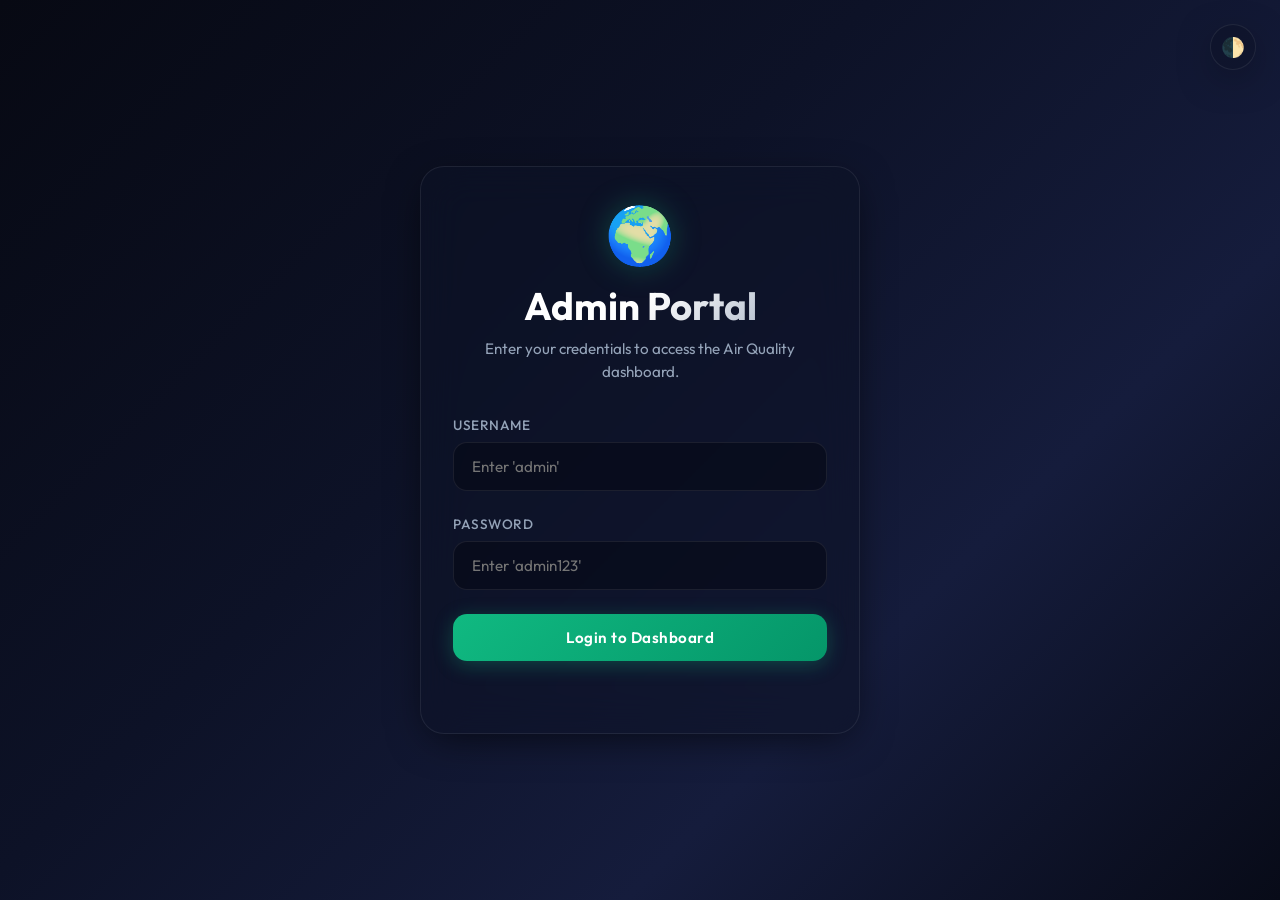
<file: frontend/index.html>
<!DOCTYPE html>
<html lang="en">
<head>
  <meta charset="UTF-8" />
  <meta name="viewport" content="width=device-width, initial-scale=1.0"/>
  <title>Air Quality Monitor - Login</title>
  
  <link rel="stylesheet" href="style.css" />
  
  <link rel="preconnect" href="https://fonts.googleapis.com">
  <link href="https://fonts.googleapis.com/css2?family=Outfit:wght@300;400;500;600;700&display=swap" rel="stylesheet">

  <!-- Dynamic Theme Loader (Prevents flash of dark theme on load) -->
  <script>
    (function() {
      const savedTheme = localStorage.getItem('theme') || 'dark';
      if (savedTheme === 'light') {
        document.documentElement.classList.add('light-theme');
      }
    })();
  </script>
</head>

<body class="login-body">

  <!-- Floating Theme Toggle for Login Screen -->
  <button id="themeToggleBtn" class="btn-theme-login" title="Toggle Light/Dark Theme">🌓</button>

  <div class="login-container glass-panel">
    <div class="login-header">
      <div class="icon-pulse">🌍</div>
      <h1>Admin Portal</h1>
      <p>Enter your credentials to access the Air Quality dashboard.</p>
    </div>

    <form id="loginForm" class="login-form">
      <div class="input-group">
        <label for="username">Username</label>
        <input type="text" id="username" placeholder="Enter 'admin'" required autocomplete="off" />
      </div>
      
      <div class="input-group">
        <label for="password">Password</label>
        <input type="password" id="password" placeholder="Enter 'admin123'" required />
      </div>

      <button type="submit" class="btn-primary">Login to Dashboard</button>
      <p id="loginError" class="error-msg"></p>
    </form>
  </div>

  <script src="login.js"></script>
</body>
</html>
</file>
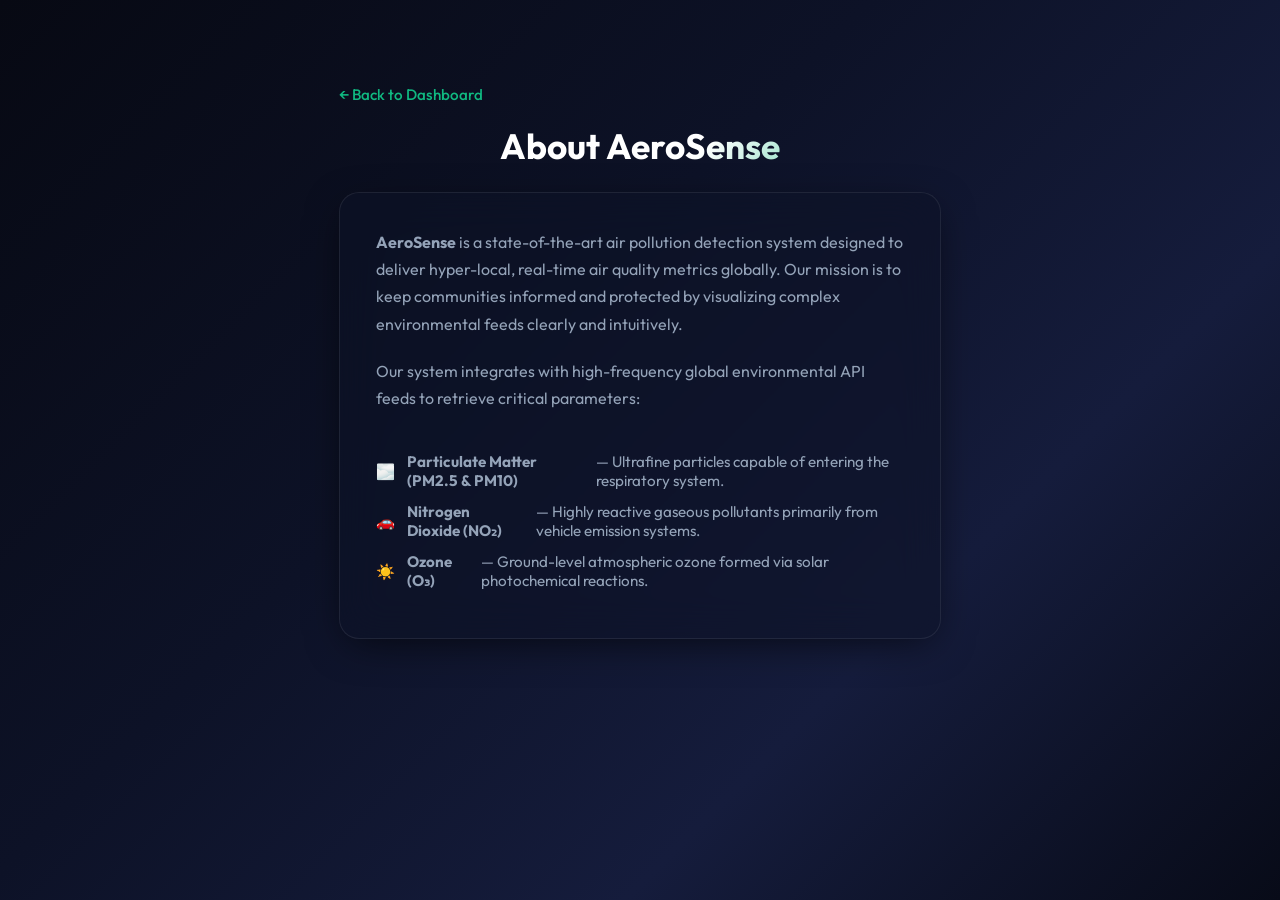
<file: frontend/pages/about.html>
<!DOCTYPE html>
<html lang="en">
<head>
  <meta charset="UTF-8">
  <meta name="viewport" content="width=device-width, initial-scale=1.0">
  <title>About - AeroSense</title>
  
  <link rel="stylesheet" href="../style.css">
  
  <!-- Google Font: Outfit -->
  <link rel="preconnect" href="https://fonts.googleapis.com">
  <link href="https://fonts.googleapis.com/css2?family=Outfit:wght@300;400;500;600;700&display=swap" rel="stylesheet">
</head>

<body class="dashboard-body">

  <div class="container">
    <a href="../dashboard.html" class="back-link">← Back to Dashboard</a>
    <h1>About AeroSense</h1>

    <div class="aqi-card">
      <p>
        <strong>AeroSense</strong> is a state-of-the-art air pollution detection system designed to deliver hyper-local, real-time air quality metrics globally. Our mission is to keep communities informed and protected by visualizing complex environmental feeds clearly and intuitively.
      </p>

      <br>

      <p>
        Our system integrates with high-frequency global environmental API feeds to retrieve critical parameters:
      </p>

      <br>

      <ul style="list-style:none;">
        <li>🌫️ <strong>Particulate Matter (PM2.5 & PM10)</strong> — Ultrafine particles capable of entering the respiratory system.</li>
        <li>🚗 <strong>Nitrogen Dioxide (NO₂)</strong> — Highly reactive gaseous pollutants primarily from vehicle emission systems.</li>
        <li>☀️ <strong>Ozone (O₃)</strong> — Ground-level atmospheric ozone formed via solar photochemical reactions.</li>
      </ul>
    </div>
  </div>

</body>
</html>
</file>
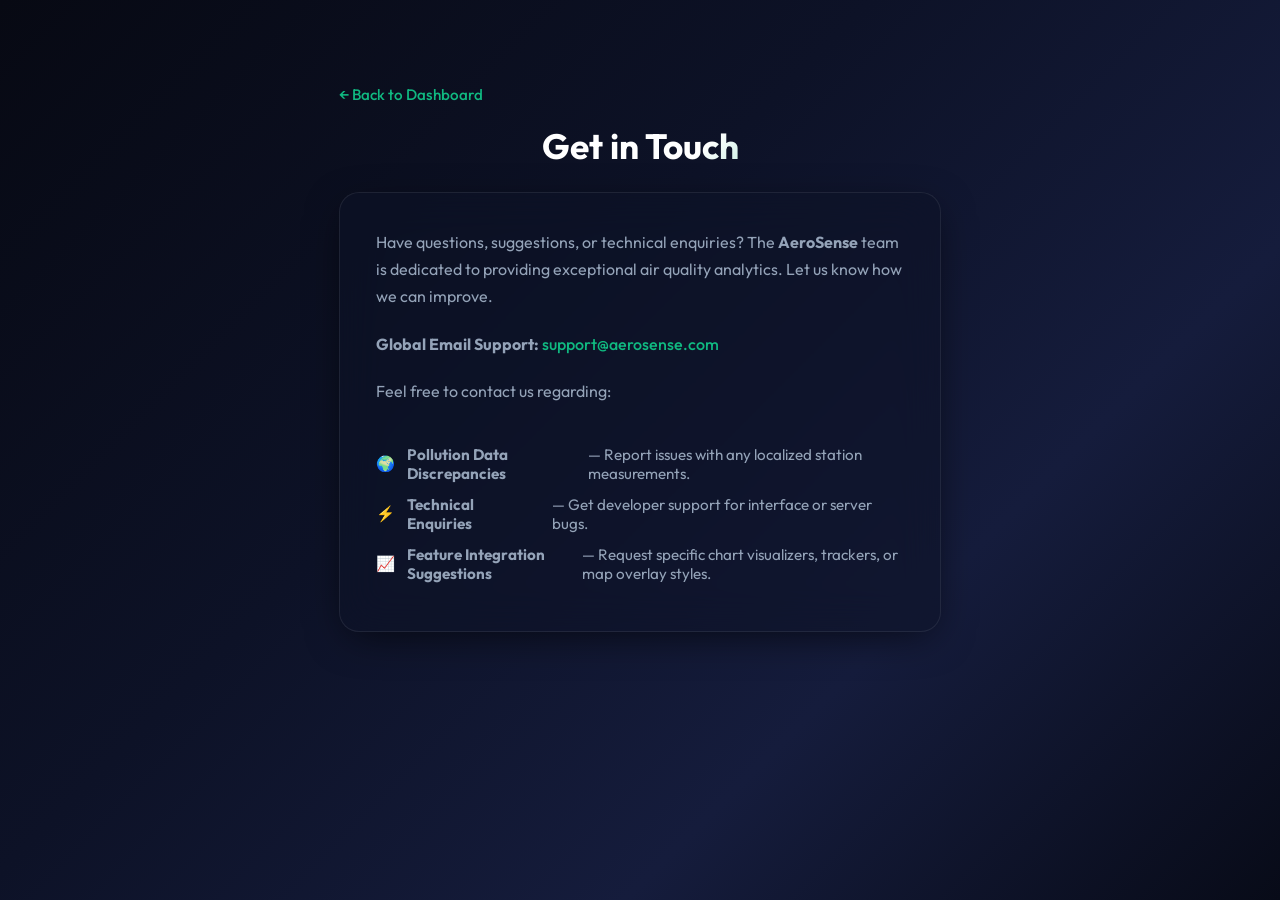
<file: frontend/pages/contact.html>
<!DOCTYPE html>
<html lang="en">
<head>
  <meta charset="UTF-8">
  <meta name="viewport" content="width=device-width, initial-scale=1.0">
  <title>Contact - AeroSense</title>
  
  <link rel="stylesheet" href="../style.css">
  
  <!-- Google Font: Outfit -->
  <link rel="preconnect" href="https://fonts.googleapis.com">
  <link href="https://fonts.googleapis.com/css2?family=Outfit:wght@300;400;500;600;700&display=swap" rel="stylesheet">
</head>

<body class="dashboard-body">

  <div class="container">
    <a href="../dashboard.html" class="back-link">← Back to Dashboard</a>
    <h1>Get in Touch</h1>

    <div class="aqi-card">
      <p>
        Have questions, suggestions, or technical enquiries? The <strong>AeroSense</strong> team is dedicated to providing exceptional air quality analytics. Let us know how we can improve.
      </p>

      <br>

      <p>
        <strong>Global Email Support:</strong> <span style="color: var(--aqi-good); font-weight: 500;">support@aerosense.com</span>
      </p>

      <br>

      <p>
        Feel free to contact us regarding:
      </p>

      <br>

      <ul style="list-style:none;">
        <li>🌍 <strong>Pollution Data Discrepancies</strong> — Report issues with any localized station measurements.</li>
        <li>⚡ <strong>Technical Enquiries</strong> — Get developer support for interface or server bugs.</li>
        <li>📈 <strong>Feature Integration Suggestions</strong> — Request specific chart visualizers, trackers, or map overlay styles.</li>
      </ul>
    </div>
  </div>

</body>
</html>
</file>
<file: frontend/style.css>
/* ==========================================
   AeroSense Dark & Light Theme Stylesheet
   ========================================== */

:root {
  /* Default: Premium Dark Theme Palette */
  --bg-gradient: linear-gradient(135deg, #070913 0%, #0d1227 40%, #151c3c 70%, #080b18 100%);
  --panel-bg: rgba(13, 19, 39, 0.55);
  --panel-bg-hover: rgba(21, 30, 61, 0.7);
  --panel-border: rgba(255, 255, 255, 0.08);
  --panel-border-focus: rgba(16, 185, 129, 0.4);
  
  --primary-glow: rgba(16, 185, 129, 0.3);
  --text-main: #ffffff;
  --text-secondary: #94a3b8;
  --text-muted: #64748b;
  
  /* AQI Severity Color Standards (Modern Hex Colors) */
  --aqi-good: #10b981;          /* Emerald */
  --aqi-moderate: #f59e0b;      /* Amber */
  --aqi-usg: #f97316;           /* Orange */
  --aqi-unhealthy: #ef4444;     /* Coral Red */
  --aqi-very-unhealthy: #8b5cf6;/* Purple */
  --aqi-hazardous: #b91c1c;     /* Deep Red */
  
  --card-shadow: 0 10px 40px -10px rgba(0, 0, 0, 0.7);
  --neon-shadow: 0 0 25px rgba(16, 185, 129, 0.25);
  
  --transition: all 0.3s cubic-bezier(0.4, 0, 0.2, 1);
}

/* Premium Light Theme Palette Override */
.light-theme {
  --bg-gradient: linear-gradient(135deg, #f1f5f9 0%, #e2e8f0 50%, #cbd5e1 100%);
  --panel-bg: rgba(255, 255, 255, 0.65);
  --panel-bg-hover: rgba(255, 255, 255, 0.85);
  --panel-border: rgba(15, 23, 42, 0.08);
  --panel-border-focus: rgba(16, 185, 129, 0.6);
  
  --primary-glow: rgba(16, 185, 129, 0.15);
  --text-main: #0f172a;         /* Deep Slate Gray */
  --text-secondary: #334155;    /* Muted Slate Gray */
  --text-muted: #64748b;        /* Soft Blue Gray */
  
  --card-shadow: 0 10px 30px -5px rgba(15, 23, 42, 0.08);
  --neon-shadow: 0 0 20px rgba(16, 185, 129, 0.12);
}

/* Global Reset */
* {
  margin: 0;
  padding: 0;
  box-sizing: border-box;
  font-family: 'Outfit', sans-serif;
  -webkit-font-smoothing: antialiased;
}

body {
  background: var(--bg-gradient);
  background-attachment: fixed;
  color: var(--text-main);
  min-height: 100vh;
  display: flex;
  justify-content: center;
  align-items: center;
  overflow-x: hidden;
  transition: background 0.4s ease, color 0.3s ease;
}

/* Glassmorphism Panel base styling */
.glass-panel {
  background: var(--panel-bg);
  backdrop-filter: blur(20px);
  -webkit-backdrop-filter: blur(20px);
  border: 1px solid var(--panel-border);
  border-radius: 24px;
  box-shadow: var(--card-shadow);
  padding: 32px;
  transition: var(--transition);
}

.glass-panel:hover {
  border-color: rgba(255, 255, 255, 0.12);
  box-shadow: 0 12px 48px -8px rgba(0, 0, 0, 0.8);
}

.light-theme .glass-panel:hover {
  border-color: rgba(15, 23, 42, 0.14);
  box-shadow: 0 12px 32px -8px rgba(15, 23, 42, 0.12);
}

/* Scrollbars */
::-webkit-scrollbar {
  width: 8px;
}
::-webkit-scrollbar-track {
  background: rgba(0, 0, 0, 0.1);
}
.light-theme ::-webkit-scrollbar-track {
  background: rgba(255, 255, 255, 0.5);
}
::-webkit-scrollbar-thumb {
  background: rgba(255, 255, 255, 0.15);
  border-radius: 10px;
}
.light-theme ::-webkit-scrollbar-thumb {
  background: rgba(15, 23, 42, 0.15);
}
::-webkit-scrollbar-thumb:hover {
  background: rgba(255, 255, 255, 0.3);
}
.light-theme ::-webkit-scrollbar-thumb:hover {
  background: rgba(15, 23, 42, 0.3);
}

/* Buttons */
.btn-primary {
  background: linear-gradient(135deg, #10b981 0%, #059669 100%);
  color: #ffffff;
  border: none;
  padding: 14px 28px;
  border-radius: 14px;
  font-weight: 600;
  font-size: 0.95rem;
  letter-spacing: 0.5px;
  cursor: pointer;
  transition: var(--transition);
  box-shadow: 0 4px 20px rgba(16, 185, 129, 0.3);
  display: flex;
  align-items: center;
  justify-content: center;
  gap: 8px;
}

.btn-primary:hover {
  transform: translateY(-2px);
  box-shadow: 0 8px 25px rgba(16, 185, 129, 0.5);
  filter: brightness(1.1);
}

.btn-secondary {
  background: rgba(255, 255, 255, 0.05);
  color: var(--text-main);
  border: 1px solid var(--panel-border);
  padding: 10px 20px;
  border-radius: 12px;
  font-weight: 500;
  font-size: 0.9rem;
  cursor: pointer;
  transition: var(--transition);
}

.light-theme .btn-secondary {
  background: rgba(15, 23, 42, 0.04);
}

.btn-secondary:hover {
  background: rgba(255, 255, 255, 0.12);
  border-color: rgba(255, 255, 255, 0.2);
  transform: translateY(-1px);
}

.light-theme .btn-secondary:hover {
  background: rgba(15, 23, 42, 0.08);
  border-color: rgba(15, 23, 42, 0.15);
}

/* Theme Switcher Toggle styling */
.header-actions {
  display: flex;
  align-items: center;
  gap: 16px;
}

.btn-theme {
  background: rgba(255, 255, 255, 0.05);
  border: 1px solid var(--panel-border);
  color: var(--text-main);
  padding: 10px;
  border-radius: 50%;
  cursor: pointer;
  font-size: 1.1rem;
  transition: var(--transition);
  display: flex;
  align-items: center;
  justify-content: center;
  width: 40px;
  height: 40px;
  outline: none;
}

.light-theme .btn-theme {
  background: rgba(15, 23, 42, 0.04);
}

.btn-theme:hover {
  transform: rotate(30deg) scale(1.08);
  background: rgba(255, 255, 255, 0.12);
}

.light-theme .btn-theme:hover {
  background: rgba(15, 23, 42, 0.08);
}

/* Floating Theme Switcher on Login Page */
.btn-theme-login {
  position: absolute;
  top: 24px;
  right: 24px;
  background: var(--panel-bg);
  border: 1px solid var(--panel-border);
  color: var(--text-main);
  padding: 12px;
  border-radius: 50%;
  cursor: pointer;
  font-size: 1.2rem;
  transition: var(--transition);
  box-shadow: var(--card-shadow);
  display: flex;
  align-items: center;
  justify-content: center;
  width: 46px;
  height: 46px;
  z-index: 10;
  outline: none;
}

.btn-theme-login:hover {
  transform: rotate(30deg) scale(1.1);
  background: var(--panel-bg-hover);
}

/* Text Inputs */
input {
  width: 100%;
  padding: 14px 18px;
  background: rgba(5, 7, 18, 0.5);
  border: 1px solid var(--panel-border);
  border-radius: 14px;
  color: var(--text-main);
  font-size: 0.95rem;
  outline: none;
  transition: var(--transition);
}

.light-theme input {
  background: rgba(255, 255, 255, 0.7);
  color: #0f172a;
}

input:focus {
  border-color: var(--aqi-good);
  background: rgba(5, 7, 18, 0.8);
  box-shadow: 0 0 15px rgba(16, 185, 129, 0.15);
}

.light-theme input:focus {
  background: rgba(255, 255, 255, 0.95);
  box-shadow: 0 0 15px rgba(16, 185, 129, 0.1);
}

/* ==========================================
   Login Page Styling
   ========================================== */

.login-body {
  padding: 24px;
}

.login-container {
  max-width: 440px;
  width: 100%;
  text-align: center;
  animation: slideUp 0.8s cubic-bezier(0.16, 1, 0.3, 1) forwards;
}

.login-header {
  margin-bottom: 32px;
}

.login-header h1 {
  font-size: 2.4rem;
  font-weight: 700;
  margin: 12px 0 8px;
  background: linear-gradient(135deg, #ffffff 50%, #94a3b8 100%);
  -webkit-background-clip: text;
  -webkit-text-fill-color: transparent;
}

.light-theme .login-header h1 {
  background: linear-gradient(135deg, #0f172a 50%, #475569 100%);
  -webkit-background-clip: text;
  -webkit-text-fill-color: transparent;
}

.login-header p {
  color: var(--text-secondary);
  font-size: 0.95rem;
  line-height: 1.5;
}

.icon-pulse {
  font-size: 3.5rem;
  display: inline-block;
  animation: pulseGlobe 3s infinite ease-in-out;
  filter: drop-shadow(0 0 15px rgba(16, 185, 129, 0.3));
}

.login-form .input-group {
  text-align: left;
  margin-bottom: 24px;
}

.login-form label {
  display: block;
  margin-bottom: 8px;
  font-size: 0.85rem;
  font-weight: 500;
  letter-spacing: 0.5px;
  text-transform: uppercase;
  color: var(--text-secondary);
}

.login-form button {
  width: 100%;
  margin-top: 12px;
}

.error-msg {
  color: var(--aqi-unhealthy);
  margin-top: 16px;
  font-size: 0.9rem;
  font-weight: 500;
  min-height: 24px;
}

/* ==========================================
   Dashboard Styling
   ========================================== */

.dashboard-body {
  align-items: flex-start;
  padding: 60px 24px;
}

.dashboard-wrapper {
  max-width: 1200px;
  width: 100%;
  display: flex;
  flex-direction: column;
  gap: 32px;
}

.dashboard-header {
  display: flex;
  justify-content: space-between;
  align-items: center;
  padding: 24px 36px;
}

.logo {
  display: flex;
  align-items: center;
  gap: 12px;
}

.logo .icon {
  font-size: 1.8rem;
  animation: rotateGlobe 12s linear infinite;
  display: inline-block;
}

.logo h2 {
  font-weight: 700;
  font-size: 1.4rem;
  letter-spacing: 1.5px;
  background: linear-gradient(135deg, #ffffff 60%, #10b981 100%);
  -webkit-background-clip: text;
  -webkit-text-fill-color: transparent;
}

.light-theme .logo h2 {
  background: linear-gradient(135deg, #0f172a 60%, #059669 100%);
  -webkit-background-clip: text;
  -webkit-text-fill-color: transparent;
}

.subtitle {
  color: var(--text-secondary);
  font-weight: 400;
  font-size: 0.95rem;
}

/* Navigation inside Header */
.header-nav {
  display: flex;
  align-items: center;
  gap: 24px;
}

.nav-links {
  display: flex;
  gap: 20px;
  list-style: none;
}

.nav-links a {
  color: var(--text-secondary);
  text-decoration: none;
  font-size: 0.95rem;
  font-weight: 500;
  transition: var(--transition);
  padding: 6px 12px;
  border-radius: 8px;
}

.nav-links a:hover,
.nav-links a.active {
  color: var(--text-main);
  background: rgba(255, 255, 255, 0.05);
}

.light-theme .nav-links a:hover,
.light-theme .nav-links a.active {
  background: rgba(15, 23, 42, 0.04);
}

.nav-links a.active {
  border-bottom: 2px solid var(--aqi-good);
  border-radius: 8px 8px 0 0;
  background: transparent;
  padding-bottom: 4px;
}

/* Main Layout Grid */
.main-content {
  display: grid;
  grid-template-columns: 1fr;
  gap: 32px;
}

@media (min-width: 900px) {
  .main-content {
    grid-template-columns: 1.15fr 1.25fr;
  }
}

/* Selection Panel (Tabs) */
.selection-panel h3 {
  font-size: 1.25rem;
  font-weight: 600;
  margin-bottom: 20px;
}

.tabs {
  display: flex;
  background: rgba(0, 0, 0, 0.2);
  padding: 4px;
  border-radius: 14px;
  gap: 4px;
  margin-bottom: 24px;
  border: 1px solid var(--panel-border);
}

.light-theme .tabs {
  background: rgba(15, 23, 42, 0.03);
}

.tab-btn {
  flex: 1;
  background: transparent;
  color: var(--text-secondary);
  border: none;
  padding: 12px;
  border-radius: 10px;
  cursor: pointer;
  transition: var(--transition);
  font-weight: 500;
  font-size: 0.9rem;
}

.tab-btn.active {
  background: var(--panel-bg);
  color: var(--text-main);
  box-shadow: 0 4px 12px rgba(0, 0, 0, 0.25);
  border: 1px solid rgba(255, 255, 255, 0.05);
}

.light-theme .tab-btn.active {
  box-shadow: 0 4px 12px rgba(15, 23, 42, 0.06);
  border: 1px solid rgba(15, 23, 42, 0.03);
}

.tab-content {
  display: none;
  animation: fadeIn 0.5s ease;
}

.tab-content.active {
  display: block;
}

.search-box {
  display: flex;
  gap: 12px;
}

.search-box input {
  flex: 1;
}

#map {
  height: 320px;
  border-radius: 18px;
  border: 1px solid var(--panel-border);
  margin-top: 12px;
  z-index: 1;
  box-shadow: inset 0 0 20px rgba(0,0,0,0.5);
}

.light-theme #map {
  box-shadow: inset 0 0 10px rgba(0,0,0,0.1);
}

.instruction {
  font-size: 0.88rem;
  color: var(--text-secondary);
  line-height: 1.5;
  margin-bottom: 12px;
}

/* Results Panel */
.result-header {
  display: flex;
  justify-content: space-between;
  align-items: center;
  margin-bottom: 28px;
  border-bottom: 1px solid var(--panel-border);
  padding-bottom: 16px;
}

.result-header h2 {
  font-size: 1.6rem;
  font-weight: 700;
  letter-spacing: 0.5px;
}

.aqi-main-display {
  display: flex;
  align-items: center;
  gap: 36px;
  margin-bottom: 36px;
}

.aqi-circle {
  width: 140px;
  height: 140px;
  border-radius: 50%;
  background: rgba(5, 7, 18, 0.4);
  border: 6px solid var(--aqi-good);
  display: flex;
  flex-direction: column;
  justify-content: center;
  align-items: center;
  box-shadow: var(--neon-shadow), inset 0 0 20px rgba(0, 0, 0, 0.4);
  transition: var(--transition);
}

.light-theme .aqi-circle {
  background: rgba(255, 255, 255, 0.8);
  box-shadow: var(--neon-shadow), inset 0 0 15px rgba(0, 0, 0, 0.05);
}

.aqi-circle #aqiValue {
  font-size: 3rem;
  font-weight: 800;
  line-height: 1;
  letter-spacing: -1px;
}

.aqi-label {
  font-size: 0.8rem;
  font-weight: 500;
  text-transform: uppercase;
  letter-spacing: 1px;
  color: var(--text-secondary);
  margin-top: 4px;
}

.aqi-info {
  flex: 1;
}

.aqi-info h3 {
  font-size: 1.8rem;
  font-weight: 700;
  margin-bottom: 8px;
  transition: var(--transition);
}

.risk-badge {
  display: inline-flex;
  align-items: center;
  padding: 6px 14px;
  border-radius: 20px;
  font-size: 0.82rem;
  font-weight: 600;
  background: rgba(255,255,255,0.03);
  border: 1px solid var(--panel-border);
  letter-spacing: 0.5px;
  text-transform: uppercase;
}

.light-theme .risk-badge {
  background: rgba(15, 23, 42, 0.02);
}

.precautions-box {
  background: rgba(5, 7, 18, 0.35);
  border: 1px solid var(--panel-border);
  padding: 24px;
  border-radius: 18px;
  margin-bottom: 32px;
}

.light-theme .precautions-box {
  background: rgba(255, 255, 255, 0.45);
}

.precautions-box h4 {
  color: var(--aqi-good);
  font-size: 1.05rem;
  font-weight: 600;
  margin-bottom: 14px;
  display: flex;
  align-items: center;
  gap: 8px;
}

.precautions-box ul {
  list-style: none;
  display: flex;
  flex-direction: column;
  gap: 10px;
}

.precautions-box li {
  color: var(--text-secondary);
  font-size: 0.92rem;
  line-height: 1.6;
  position: relative;
  padding-left: 20px;
}

.precautions-box li::before {
  content: '✦';
  position: absolute;
  left: 0;
  top: 0;
  color: var(--aqi-good);
}

.pollutants-title {
  margin-bottom: 16px;
  font-size: 1.15rem;
  font-weight: 600;
  letter-spacing: 0.5px;
}

/* Key Pollutants Grid */
.pollutants {
  display: grid;
  grid-template-columns: repeat(2, 1fr);
  gap: 16px;
  margin-bottom: 32px;
}

.pollutant-card {
  background: rgba(255, 255, 255, 0.02);
  border: 1px solid var(--panel-border);
  padding: 20px;
  border-radius: 16px;
  display: flex;
  flex-direction: column;
  gap: 10px;
  transition: var(--transition);
  position: relative;
  overflow: hidden;
}

.light-theme .pollutant-card {
  background: rgba(255, 255, 255, 0.4);
}

.pollutant-card:hover {
  background: var(--panel-bg-hover);
  border-color: rgba(255, 255, 255, 0.15);
  transform: translateY(-4px);
}

.light-theme .pollutant-card:hover {
  border-color: rgba(15, 23, 42, 0.12);
}

.pollutant-card h5 {
  color: var(--text-secondary);
  font-weight: 500;
  font-size: 0.85rem;
  letter-spacing: 0.5px;
  text-transform: uppercase;
}

.pollutant-card .pollutant-value-container {
  display: flex;
  align-items: baseline;
  justify-content: space-between;
}

.pollutant-card p {
  font-size: 1.8rem;
  font-weight: 700;
  line-height: 1;
}

.pollutant-card small {
  color: var(--text-muted);
  font-size: 0.75rem;
  font-weight: 500;
}

/* Elegant horizontal pollutant bar */
.pollutant-bar-bg {
  width: 100%;
  height: 6px;
  background: rgba(255, 255, 255, 0.06);
  border-radius: 10px;
  overflow: hidden;
  margin-top: 4px;
}

.light-theme .pollutant-bar-bg {
  background: rgba(15, 23, 42, 0.05);
}

.pollutant-bar {
  height: 100%;
  width: 0%;
  background: linear-gradient(90deg, #10b981, #34d399);
  border-radius: 10px;
  transition: width 1s ease-in-out;
}

/* Risk Analysis Graph Box styling */
.risk-graph-box {
  background: rgba(5, 7, 18, 0.35);
  border: 1px solid var(--panel-border);
  padding: 24px;
  border-radius: 20px;
  margin-top: 32px;
  box-shadow: inset 0 0 20px rgba(0, 0, 0, 0.1);
}

.light-theme .risk-graph-box {
  background: rgba(255, 255, 255, 0.45);
}

/* ==========================================
   Static Pages Container (About)
   ========================================== */
.container {
  max-width: 650px;
  width: 100%;
  padding: 24px;
  animation: slideUp 0.6s cubic-bezier(0.16, 1, 0.3, 1) forwards;
}

.container h1 {
  font-size: 2.2rem;
  font-weight: 700;
  margin-bottom: 24px;
  background: linear-gradient(135deg, #ffffff 60%, #10b981 100%);
  -webkit-background-clip: text;
  -webkit-text-fill-color: transparent;
  text-align: center;
}

.light-theme .container h1 {
  background: linear-gradient(135deg, #0f172a 60%, #059669 100%);
  -webkit-background-clip: text;
  -webkit-text-fill-color: transparent;
}

.aqi-card {
  background: var(--panel-bg);
  backdrop-filter: blur(20px);
  border: 1px solid var(--panel-border);
  border-radius: 20px;
  padding: 36px;
  box-shadow: var(--card-shadow);
}

.aqi-card p {
  color: var(--text-secondary);
  font-size: 1rem;
  line-height: 1.7;
}

.aqi-card ul {
  margin-top: 20px;
}

.aqi-card li {
  color: var(--text-secondary);
  margin-bottom: 12px;
  font-size: 0.95rem;
  display: flex;
  align-items: center;
  gap: 12px;
}

/* Back Link for subpages */
.back-link {
  display: inline-flex;
  align-items: center;
  gap: 8px;
  color: var(--aqi-good);
  text-decoration: none;
  font-weight: 500;
  font-size: 0.95rem;
  margin-bottom: 20px;
  transition: var(--transition);
}

.back-link:hover {
  transform: translateX(-4px);
  filter: brightness(1.1);
}

/* ==========================================
   Animations & Keyframes
   ========================================== */

@keyframes fadeIn {
  from { opacity: 0; }
  to { opacity: 1; }
}

@keyframes slideUp {
  from {
    opacity: 0;
    transform: translateY(20px);
  }
  to {
    opacity: 1;
    transform: translateY(0);
  }
}

@keyframes pulseGlobe {
  0% { transform: scale(1); filter: drop-shadow(0 0 10px rgba(16, 185, 129, 0.25)); }
  50% { transform: scale(1.05); filter: drop-shadow(0 0 25px rgba(16, 185, 129, 0.5)); }
  100% { transform: scale(1); filter: drop-shadow(0 0 10px rgba(16, 185, 129, 0.25)); }
}

@keyframes rotateGlobe {
  from { transform: rotate(0deg); }
  to { transform: rotate(360deg); }
}

/* Loader Spin */
.loader {
  border: 3px solid rgba(255,255,255,0.05);
  border-top: 3px solid var(--aqi-good);
  border-radius: 50%;
  width: 28px;
  height: 28px;
  animation: spin 0.8s linear infinite;
  box-shadow: 0 0 10px rgba(16, 185, 129, 0.2);
}

.light-theme .loader {
  border: 3px solid rgba(15, 23, 42, 0.05);
  border-top: 3px solid var(--aqi-good);
}

@keyframes spin {
  0% { transform: rotate(0deg); }
  100% { transform: rotate(360deg); }
}

/* Leaflet Dark mode filter adjustments */
.leaflet-layer {
  filter: invert(96%) hue-rotate(180deg) brightness(85%) contrast(90%) saturate(120%) !important;
  transition: filter 0.4s ease;
}

/* Disable Leaflet dark-mode rules in Light Theme */
.light-theme .leaflet-layer {
  filter: none !important;
}

.leaflet-container {
  background: #0d1227 !important;
  transition: background 0.4s ease;
}

.light-theme .leaflet-container {
  background: #f1f5f9 !important;
}

.leaflet-bar a {
  background-color: #151c3c !important;
  color: #ffffff !important;
  border-bottom: 1px solid rgba(255,255,255,0.1) !important;
}

.light-theme .leaflet-bar a {
  background-color: #ffffff !important;
  color: #0f172a !important;
  border-bottom: 1px solid rgba(15,23,42,0.1) !important;
}

.leaflet-bar a:hover {
  background-color: #212d59 !important;
}

.light-theme .leaflet-bar a:hover {
  background-color: #f1f5f9 !important;
}
</file>
